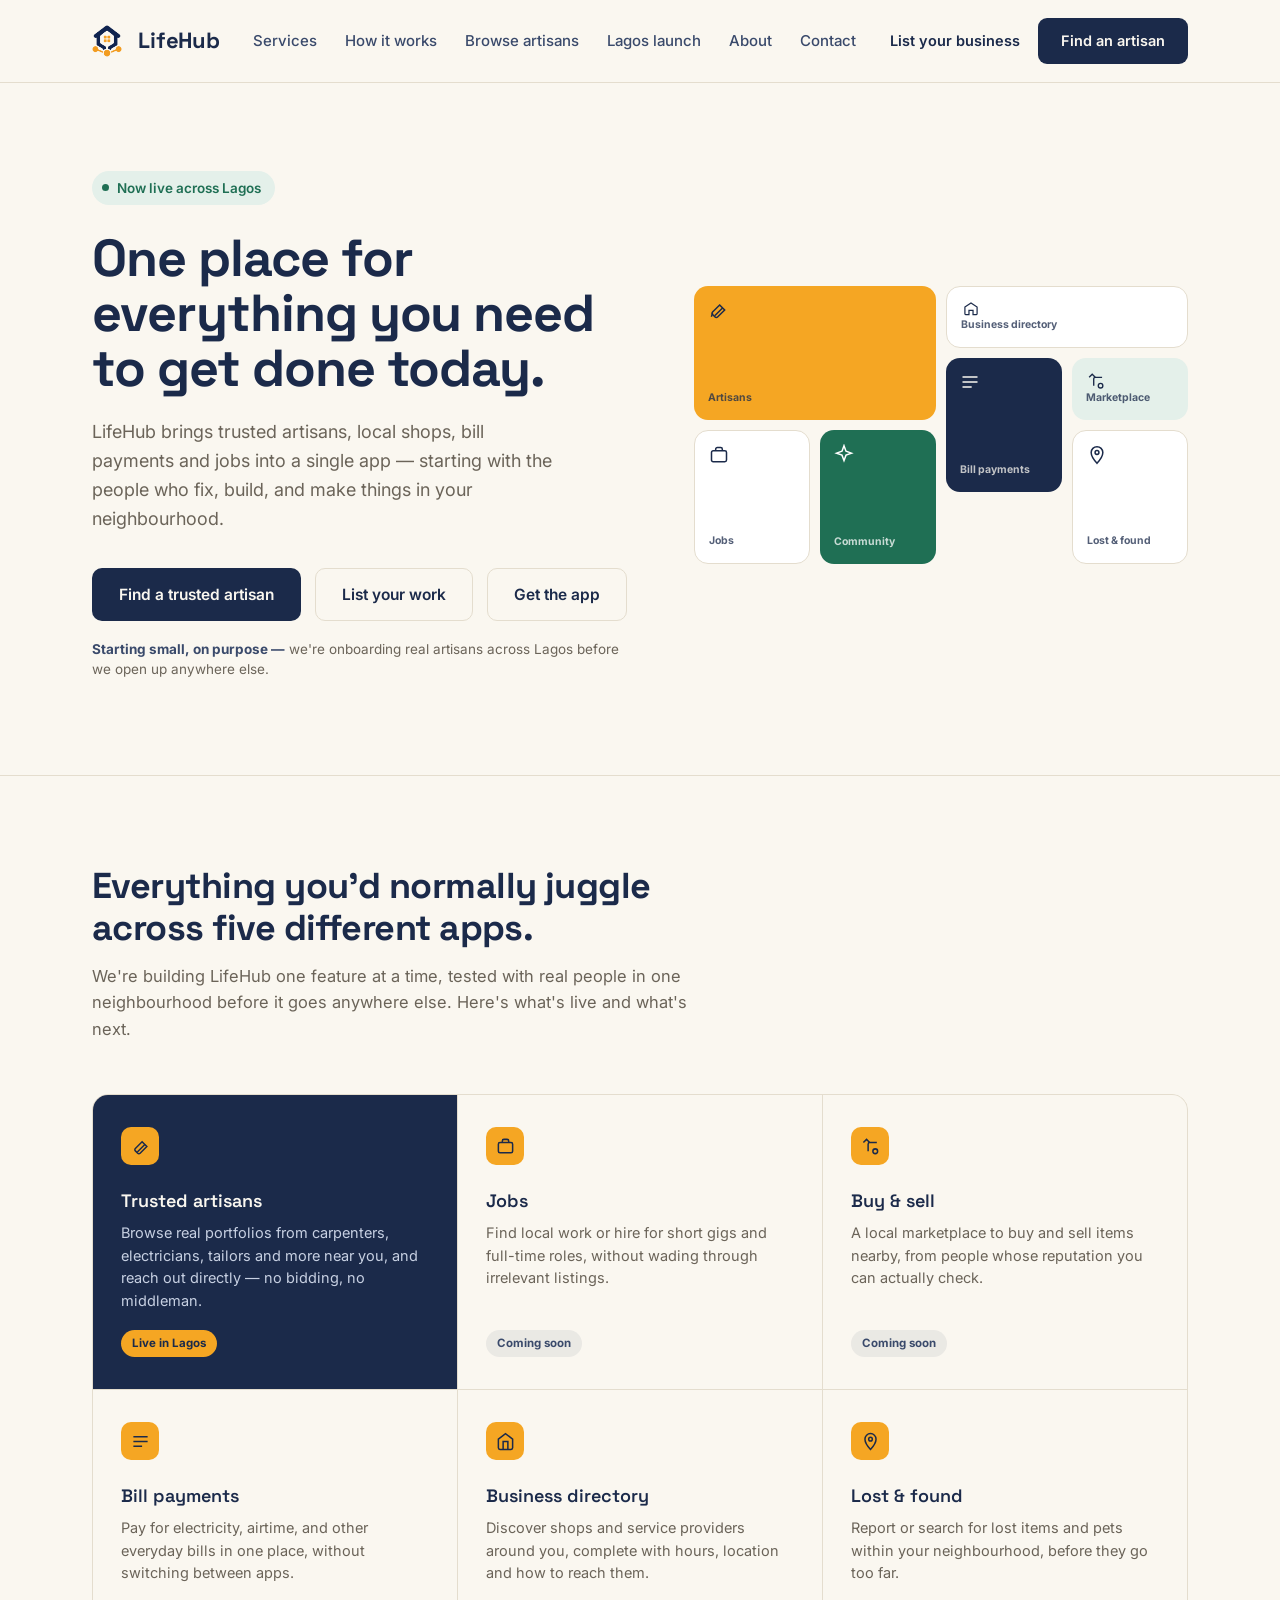
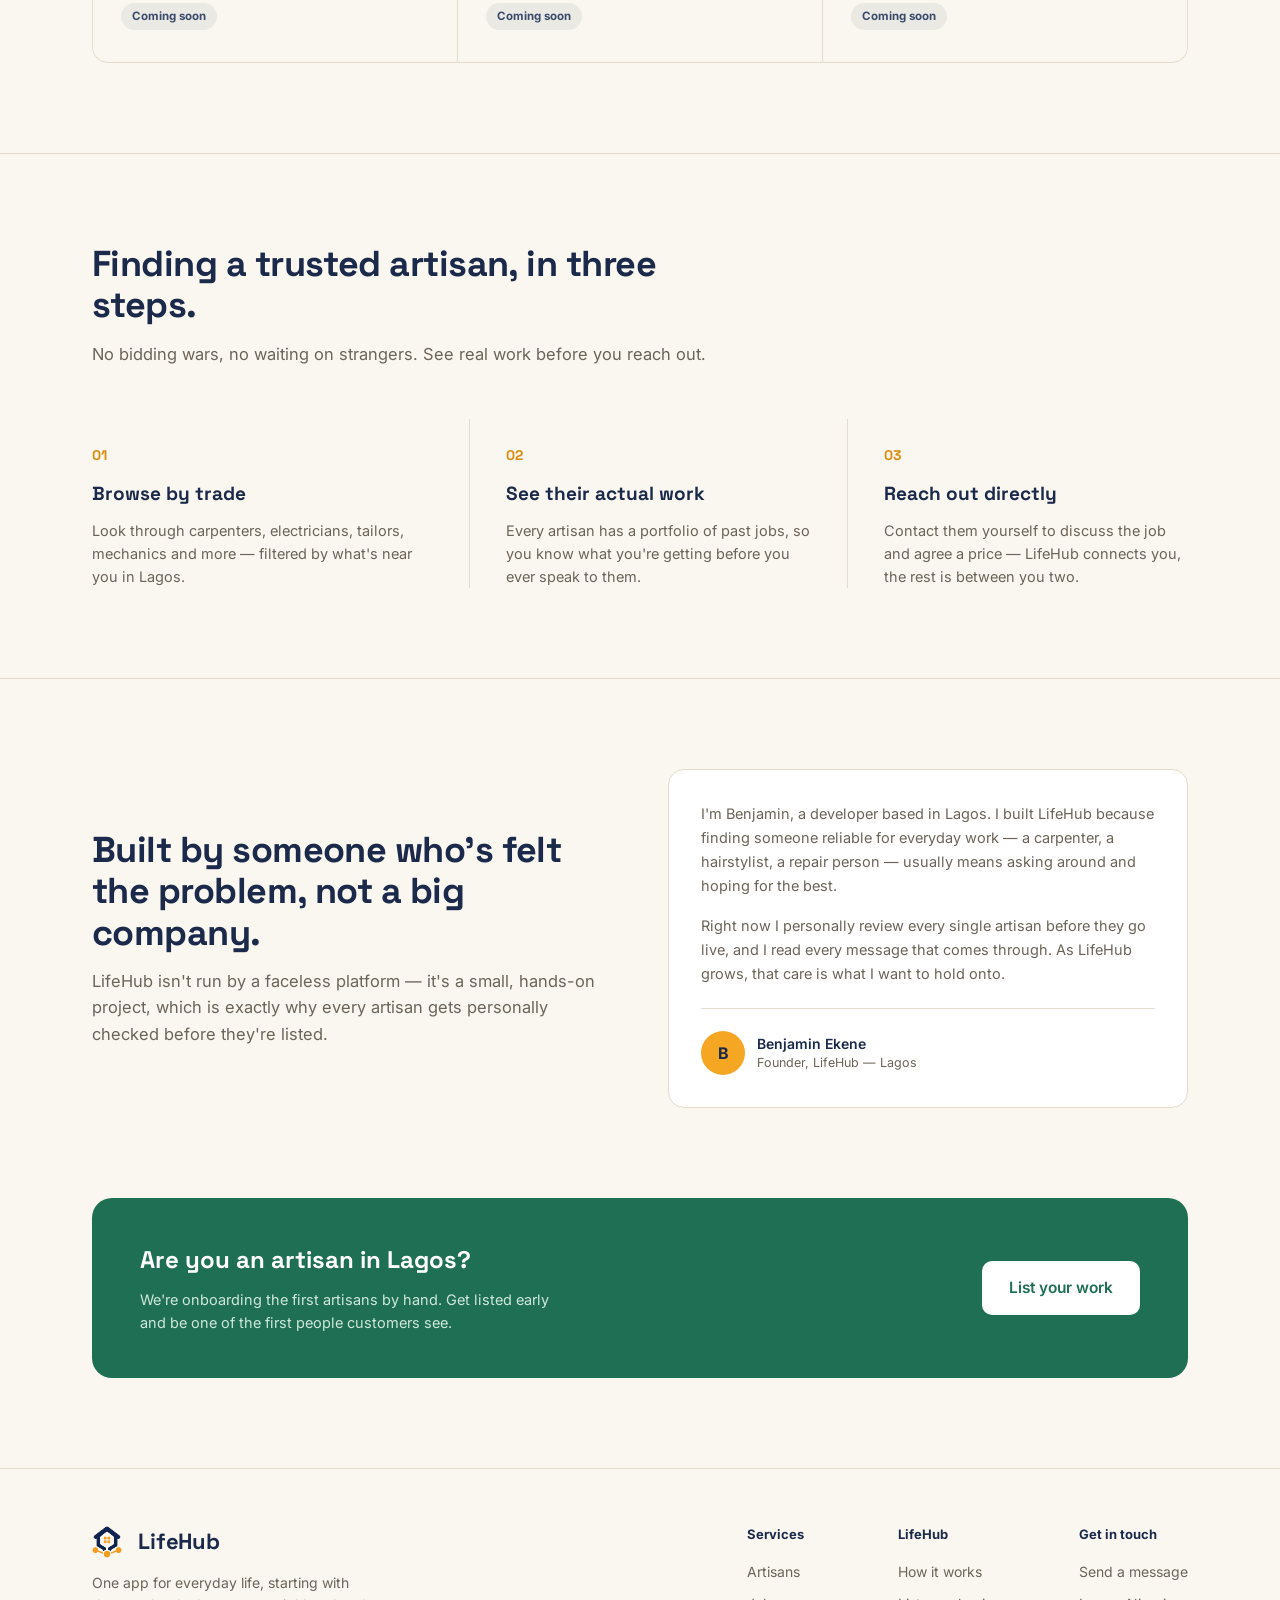
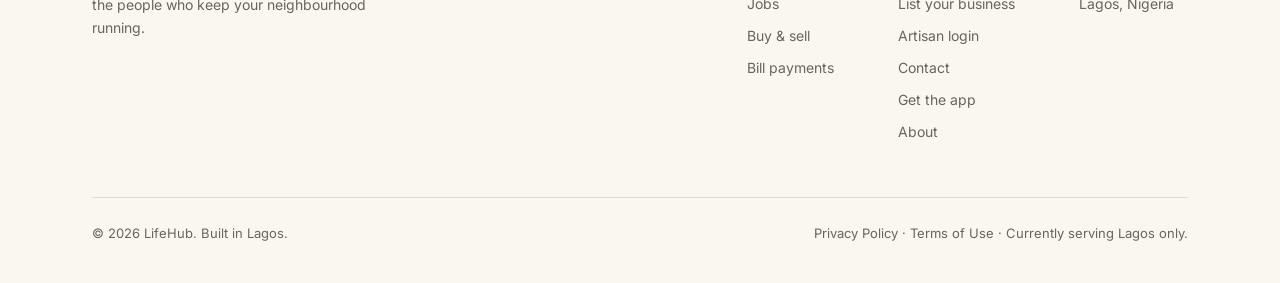
<file: index.html>
<!DOCTYPE html>
<html lang="en">

<head>
  <meta charset="UTF-8">
  <meta name="viewport" content="width=device-width, initial-scale=1.0">
  <meta name="google-site-verification" content="GkeN5lmJ3OGEXdvxO642sOuE-AaN4ZKP-U6zUowFuHk" />
  <title>LifeHub Lagos — Find Verified Artisans in Lagos</title>

  <meta name="description"
    content="LifeHub Lagos: one app for everyday life in Lagos. Find trusted, verified artisans — plumbers, electricians, tailors and more.">

  <!-- Open Graph / WhatsApp / Facebook -->
  <meta property="og:type" content="website">
  <meta property="og:title" content="LifeHub Lagos — One app for everyday life">
  <meta property="og:description"
    content="Find trusted artisans across Lagos — real portfolios, no bidding, no middleman.">
  <meta property="og:image" content="https://gleaming-crumble-67d3e2.netlify.app/og-image.png">
  <meta property="og:url" content="https://gleaming-crumble-67d3e2.netlify.app/">

  <!-- Twitter/X Card -->
  <meta name="twitter:card" content="summary_large_image">
  <meta name="twitter:title" content="LifeHub Lagos — One app for everyday life">
  <meta name="twitter:description"
    content="Find trusted artisans across Lagos — real portfolios, no bidding, no middleman.">
  <meta name="twitter:image" content="https://gleaming-crumble-67d3e2.netlify.app/og-image.png">

  <link rel="canonical" href="https://gleaming-crumble-67d3e2.netlify.app/">
  <script type="application/ld+json">
  {"@context":"https://schema.org","@type":"Organization","name":"LifeHub Lagos","alternateName":["LifeHub","LifeHub Nigeria"],
   "url":"https://gleaming-crumble-67d3e2.netlify.app/","logo":"https://gleaming-crumble-67d3e2.netlify.app/logo-full.png",
   "description":"LifeHub Lagos helps people in Lagos find trusted, verified artisans.","areaServed":{"@type":"City","name":"Lagos"}}
  </script>
  <script type="application/ld+json">
  {"@context":"https://schema.org","@type":"WebSite","name":"LifeHub Lagos","alternateName":"LifeHub","url":"https://gleaming-crumble-67d3e2.netlify.app/"}
  </script>

  <link rel="icon" href="favicon.ico" sizes="any">
  <link rel="icon" type="image/png" href="favicon-32.png">
  <link rel="stylesheet" href="styles.css">

  <link rel="manifest" href="manifest.json">
  <meta name="theme-color" content="#1B2A4A">
  <link rel="apple-touch-icon" href="icons/apple-touch-icon.png">

  <!-- Google Analytics -->
  <script async src="https://www.googletagmanager.com/gtag/js?id=G-Y5D6JKDTE5"></script>
  <script>
    window.dataLayer = window.dataLayer || [];
    function gtag() { dataLayer.push(arguments); }
    gtag('js', new Date());
    gtag('config', 'G-Y5D6JKDTE5');
  </script>
</head>

<body>
<script src="loader.js"></script>



  <header class="site-header">
    <div class="navbar">
      <a href="index.html" class="logo"><img src="logo-mark.png" alt="" class="logo-img">LifeHub</a>

      <nav class="nav-links" id="navLinks">
        <a href="#services">Services</a>
        <a href="#how">How it works</a>
        <a href="browse.html">Browse artisans</a>
        <a href="#launch">Lagos launch</a>
        <a href="#about">About</a>
        <a href="contact.html">Contact</a>
      </nav>

      <div class="nav-actions">
        <a href="signup.html" class="btn-text">List your business</a>
        <a href="browse.html" class="btn btn-primary">Find an artisan</a>
        <button class="menu-toggle" id="menuToggle" aria-label="Toggle menu">
          <span></span><span></span><span></span>
        </button>
      </div>
    </div>
  </header>

  <main id="top">

    <!-- HERO -->
    <section class="hero">
      <div class="wrap">
        <div>
          <div class="eyebrow-pin"><span class="dot"></span>Now live across Lagos</div>
          <h1>One place for everything you need to get done today.</h1>
          <p class="lede">LifeHub brings trusted artisans, local shops, bill payments and jobs into a single app —
            starting with the people who fix, build, and make things in your neighbourhood.</p>
          <div class="hero-ctas">
            <a href="browse.html" class="btn btn-primary btn-large">Find a trusted artisan</a>
            <a href="signup.html" class="btn btn-secondary btn-large">List your work</a>
            <a href="#" class="btn btn-secondary btn-large" data-install-app>Get the app</a>
          </div>
          <p class="hero-note"><strong>Starting small, on purpose —</strong> we're onboarding real artisans across Lagos
            before we open up anywhere else.</p>
        </div>

        <div class="mosaic" aria-hidden="true">
          <div class="tile tile-1">
            <svg viewBox="0 0 24 24" fill="none" stroke="currentColor" stroke-width="1.8">
              <path d="M14 6l6 6-8.5 8.5a2.1 2.1 0 01-3 0l-3-3a2.1 2.1 0 010-3L14 6z" />
              <path d="M17.5 9.5L8 19" />
              <path d="M4 20l1.5-4" />
            </svg>
            <span class="tile-tag">Artisans</span>
          </div>
          <div class="tile tile-2">
            <svg viewBox="0 0 24 24" fill="none" stroke="currentColor" stroke-width="1.8">
              <path d="M3 9l9-6 9 6v10a1 1 0 01-1 1h-5v-6H9v6H4a1 1 0 01-1-1V9z" />
            </svg>
            <span class="tile-tag">Business directory</span>
          </div>
          <div class="tile tile-3">
            <svg viewBox="0 0 24 24" fill="none" stroke="currentColor" stroke-width="1.8">
              <path d="M3 6h18" />
              <path d="M3 12h18" />
              <path d="M3 18h11" />
            </svg>
            <span class="tile-tag">Bill payments</span>
          </div>
          <div class="tile tile-4">
            <svg viewBox="0 0 24 24" fill="none" stroke="currentColor" stroke-width="1.8">
              <path d="M20 7h-9a2 2 0 00-2 2v9" />
              <path d="M3 7l4-4 4 4" />
              <circle cx="18" cy="18" r="3" />
            </svg>
            <span class="tile-tag">Marketplace</span>
          </div>
          <div class="tile tile-5">
            <svg viewBox="0 0 24 24" fill="none" stroke="currentColor" stroke-width="1.8">
              <rect x="3" y="7" width="18" height="13" rx="2" />
              <path d="M8 7V5a2 2 0 012-2h4a2 2 0 012 2v2" />
            </svg>
            <span class="tile-tag">Jobs</span>
          </div>
          <div class="tile tile-6">
            <svg viewBox="0 0 24 24" fill="none" stroke="currentColor" stroke-width="1.8">
              <path d="M12 2l2.4 6.6L21 11l-6.6 2.4L12 20l-2.4-6.6L3 11l6.6-2.4L12 2z" />
            </svg>
            <span class="tile-tag">Community</span>
          </div>
          <div class="tile tile-7">
            <svg viewBox="0 0 24 24" fill="none" stroke="currentColor" stroke-width="1.8">
              <path d="M12 2a7 7 0 00-7 7c0 5.25 7 13 7 13s7-7.75 7-13a7 7 0 00-7-7z" />
              <circle cx="12" cy="9" r="2.3" />
            </svg>
            <span class="tile-tag">Lost &amp; found</span>
          </div>
        </div>
      </div>
    </section>

    <!-- SERVICES -->
    <section class="services" id="services">
      <div class="wrap">
        <div class="section-head">
          <h2>Everything you'd normally juggle across five different apps.</h2>
          <p>We're building LifeHub one feature at a time, tested with real people in one neighbourhood before it goes
            anywhere else. Here's what's live and what's next.</p>
        </div>

        <div class="service-board">

          <div class="service-cell is-live" id="artisans">
            <div>
              <div class="service-icon">
                <svg viewBox="0 0 24 24" fill="none" stroke="#1B2A4A" stroke-width="1.9">
                  <path d="M14 6l6 6-8.5 8.5a2.1 2.1 0 01-3 0l-3-3a2.1 2.1 0 010-3L14 6z" />
                  <path d="M17.5 9.5L8 19" />
                </svg>
              </div>
              <h3>Trusted artisans</h3>
              <p>Browse real portfolios from carpenters, electricians, tailors and more near you, and reach out directly
                — no bidding, no middleman.</p>
            </div>
            <span class="status-pill status-live">Live in Lagos</span>
          </div>

          <div class="service-cell">
            <div>
              <div class="service-icon">
                <svg viewBox="0 0 24 24" fill="none" stroke="#1B2A4A" stroke-width="1.9">
                  <rect x="3" y="7" width="18" height="13" rx="2" />
                  <path d="M8 7V5a2 2 0 012-2h4a2 2 0 012 2v2" />
                </svg>
              </div>
              <h3>Jobs</h3>
              <p>Find local work or hire for short gigs and full-time roles, without wading through irrelevant listings.
              </p>
            </div>
            <span class="status-pill status-soon">Coming soon</span>
          </div>

          <div class="service-cell">
            <div>
              <div class="service-icon">
                <svg viewBox="0 0 24 24" fill="none" stroke="#1B2A4A" stroke-width="1.9">
                  <path d="M20 7h-9a2 2 0 00-2 2v9" />
                  <path d="M3 7l4-4 4 4" />
                  <circle cx="18" cy="18" r="3" />
                </svg>
              </div>
              <h3>Buy &amp; sell</h3>
              <p>A local marketplace to buy and sell items nearby, from people whose reputation you can actually check.
              </p>
            </div>
            <span class="status-pill status-soon">Coming soon</span>
          </div>

          <div class="service-cell">
            <div>
              <div class="service-icon">
                <svg viewBox="0 0 24 24" fill="none" stroke="#1B2A4A" stroke-width="1.9">
                  <path d="M3 6h18" />
                  <path d="M3 12h18" />
                  <path d="M3 18h11" />
                </svg>
              </div>
              <h3>Bill payments</h3>
              <p>Pay for electricity, airtime, and other everyday bills in one place, without switching between apps.
              </p>
            </div>
            <span class="status-pill status-soon">Coming soon</span>
          </div>

          <div class="service-cell">
            <div>
              <div class="service-icon">
                <svg viewBox="0 0 24 24" fill="none" stroke="#1B2A4A" stroke-width="1.9">
                  <path d="M9 22V12h6v10" />
                  <path d="M3 9l9-7 9 7v11a2 2 0 01-2 2H5a2 2 0 01-2-2V9z" />
                </svg>
              </div>
              <h3>Business directory</h3>
              <p>Discover shops and service providers around you, complete with hours, location and how to reach them.
              </p>
            </div>
            <span class="status-pill status-soon">Coming soon</span>
          </div>

          <div class="service-cell">
            <div>
              <div class="service-icon">
                <svg viewBox="0 0 24 24" fill="none" stroke="#1B2A4A" stroke-width="1.9">
                  <path d="M12 2a7 7 0 00-7 7c0 5.25 7 13 7 13s7-7.75 7-13a7 7 0 00-7-7z" />
                  <circle cx="12" cy="9" r="2.3" />
                </svg>
              </div>
              <h3>Lost &amp; found</h3>
              <p>Report or search for lost items and pets within your neighbourhood, before they go too far.</p>
            </div>
            <span class="status-pill status-soon">Coming soon</span>
          </div>

        </div>
      </div>
    </section>

    <!-- HOW IT WORKS -->
    <section class="how" id="how">
      <div class="wrap">
        <div class="section-head">
          <h2>Finding a trusted artisan, in three steps.</h2>
          <p>No bidding wars, no waiting on strangers. See real work before you reach out.</p>
        </div>

        <div class="how-grid">
          <div class="how-step" data-num="01">
            <h3>Browse by trade</h3>
            <p>Look through carpenters, electricians, tailors, mechanics and more — filtered by what's near you in
              Lagos.</p>
          </div>
          <div class="how-step" data-num="02">
            <h3>See their actual work</h3>
            <p>Every artisan has a portfolio of past jobs, so you know what you're getting before you ever speak to
              them.</p>
          </div>
          <div class="how-step" data-num="03">
            <h3>Reach out directly</h3>
            <p>Contact them yourself to discuss the job and agree a price — LifeHub connects you, the rest is between
              you two.</p>
          </div>
        </div>
      </div>
    </section>

    <!-- ABOUT -->
    <section class="about-section" id="about">
      <div class="wrap">
        <div class="about-layout">
          <div class="section-head">
            <h2>Built by someone who's felt the problem, not a big company.</h2>
            <p>LifeHub isn't run by a faceless platform — it's a small, hands-on project, which is exactly why every
              artisan gets personally checked before they're listed.</p>
          </div>
          <div class="about-card">
            <p>I'm Benjamin, a developer based in Lagos. I built LifeHub because finding someone reliable for everyday
              work — a carpenter, a hairstylist, a repair person — usually means asking around and hoping for the best.
            </p>
            <p>Right now I personally review every single artisan before they go live, and I read every message that
              comes through. As LifeHub grows, that care is what I want to hold onto.</p>
            <div class="about-signature">
              <div class="about-avatar">B</div>
              <div>
                <div class="about-signature-name">Benjamin Ekene</div>
                <div class="about-signature-role">Founder, LifeHub — Lagos</div>
              </div>
            </div>
          </div>
        </div>
      </div>
    </section>

    <!-- LAUNCH BANNER -->
    <section class="wrap" id="launch">
      <div class="launch">
        <div>
          <h3>Are you an artisan in Lagos?</h3>
          <p>We're onboarding the first artisans by hand. Get listed early and be one of the first people customers see.
          </p>
        </div>
        <a href="signup.html" class="btn btn-primary btn-large">List your work</a>
      </div>
    </section>

  </main>

  <footer>
    <div class="wrap">
      <div class="footer-top">
        <div class="footer-brand">
          <a href="index.html" class="logo"><img src="logo-mark.png" alt="" class="logo-img">LifeHub</a>
          <p>One app for everyday life, starting with the people who keep your neighbourhood running.</p>
        </div>

        <div class="footer-cols">
          <div class="footer-col">
            <h4>Services</h4>
            <a href="browse.html">Artisans</a>
            <a href="#services">Jobs</a>
            <a href="#services">Buy &amp; sell</a>
            <a href="#services">Bill payments</a>
          </div>
          <div class="footer-col">
            <h4>LifeHub</h4>
            <a href="#how">How it works</a>
            <a href="signup.html">List your business</a>
            <a href="dashboard.html">Artisan login</a>
            <a href="contact.html">Contact</a>
            <a href="#" data-install-app>Get the app</a>
            <a href="#top">About</a>
          </div>
          <div class="footer-col">
            <h4>Get in touch</h4>
            <a href="contact.html">Send a message</a>
            <a href="#">Lagos, Nigeria</a>
          </div>
        </div>
      </div>

      <div class="footer-bottom">
        <span>© 2026 LifeHub. Built in Lagos.</span>
        <span><a href="privacy.html">Privacy Policy</a> · <a href="terms.html">Terms of Use</a> · Currently serving Lagos only.</span>
      </div>
    </div>
  </footer>

  <script src="script.js"></script>

  <script src="pwa.js" defer></script>

</body>

</html>
</file>
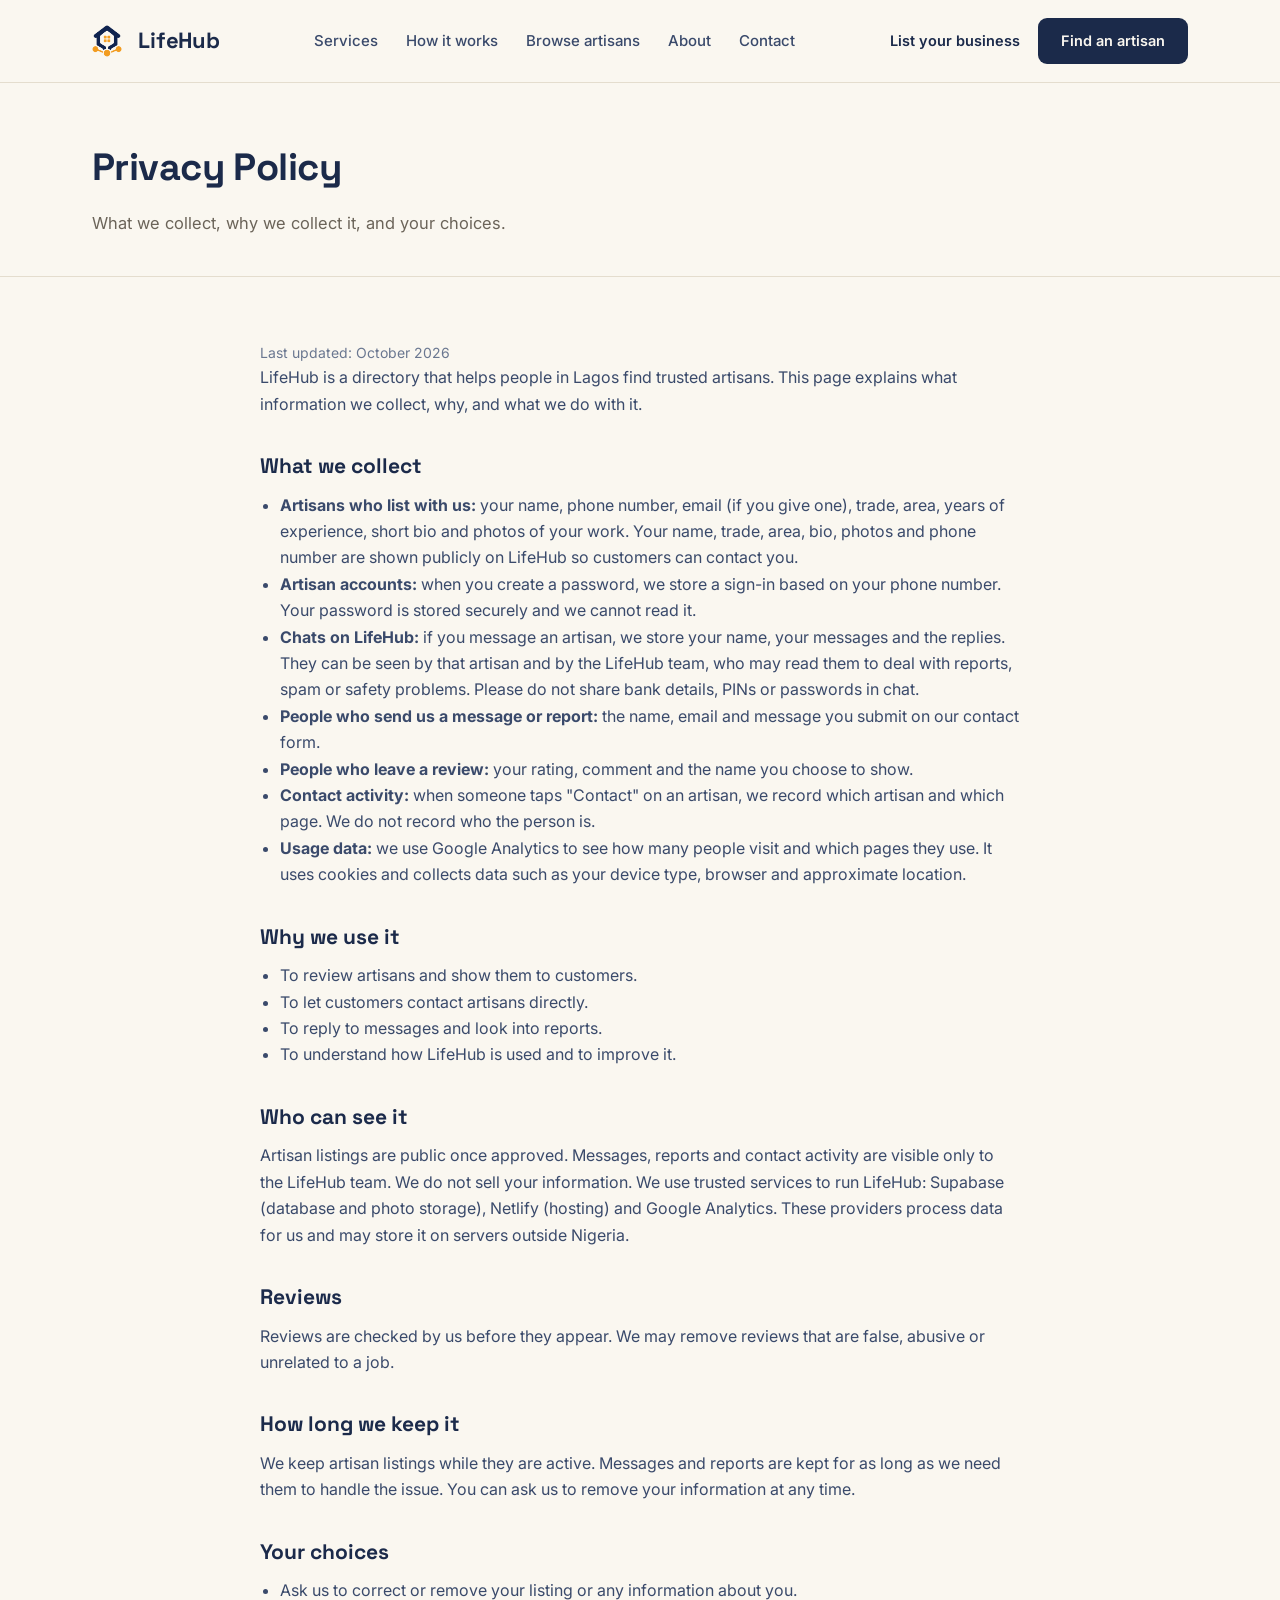
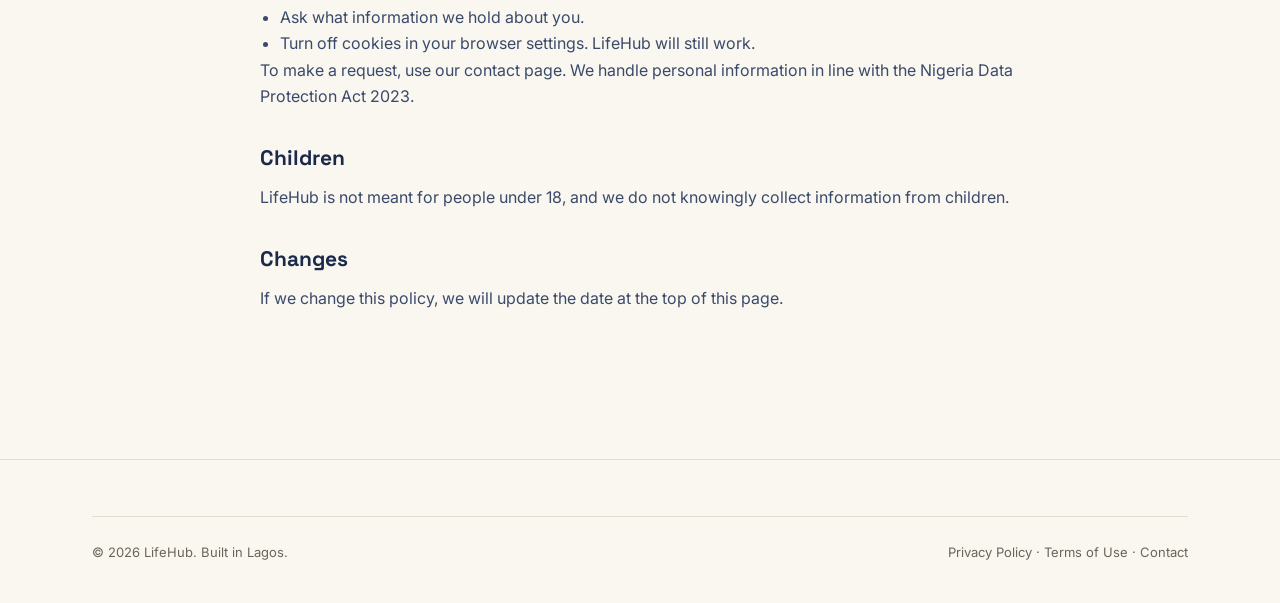
<file: privacy.html>
<!DOCTYPE html>
<html lang="en">
<head>
<meta charset="UTF-8">
<meta name="viewport" content="width=device-width, initial-scale=1.0">
<title>Privacy Policy — LifeHub</title>
<meta name="description" content="How LifeHub collects and uses your information.">
<meta property="og:title" content="Privacy Policy — LifeHub">
<meta property="og:image" content="https://gleaming-crumble-67d3e2.netlify.app/og-image.png">
<link rel="icon" href="favicon.ico" sizes="any">
<link rel="icon" type="image/png" href="favicon-32.png">
<link rel="stylesheet" href="styles.css">
<link rel="manifest" href="manifest.json">
<meta name="theme-color" content="#1B2A4A">
<link rel="apple-touch-icon" href="icons/apple-touch-icon.png">
<style>
  .legal{max-width:760px;margin:0 auto;padding:8px 0 48px;line-height:1.65}
  .legal h2{font-size:21px;margin:32px 0 8px}
  .legal p,.legal li{color:#3A4A6B}
  .legal ul{padding-left:20px}
  .legal .updated{color:#6a7790;font-size:14px}
</style>
</head>
<body>

<header class="site-header">
  <div class="navbar">
    <a href="index.html" class="logo"><img src="logo-mark.png" alt="" class="logo-img">LifeHub</a>
    <nav class="nav-links" id="navLinks">
      <a href="index.html#services">Services</a>
      <a href="index.html#how">How it works</a>
      <a href="browse.html">Browse artisans</a>
      <a href="index.html#about">About</a>
      <a href="contact.html">Contact</a>
    </nav>
    <div class="nav-actions">
      <a href="signup.html" class="btn-text">List your business</a>
      <a href="browse.html" class="btn btn-primary">Find an artisan</a>
      <button class="menu-toggle" id="menuToggle" aria-label="Toggle menu"><span></span><span></span><span></span></button>
    </div>
  </div>
</header>

<main>
  <section class="page-hero">
    <div class="wrap">
      <h1>Privacy Policy</h1>
      <p class="lede">What we collect, why we collect it, and your choices.</p>
    </div>
  </section>
  <section class="form-section">
    <div class="wrap">
      <div class="legal">
<p class="updated">Last updated: October 2026</p>
<p>LifeHub is a directory that helps people in Lagos find trusted artisans. This page explains what information we collect, why, and what we do with it.</p>

<h2>What we collect</h2>
<ul>
  <li><strong>Artisans who list with us:</strong> your name, phone number, email (if you give one), trade, area, years of experience, short bio and photos of your work. Your name, trade, area, bio, photos and phone number are shown publicly on LifeHub so customers can contact you.</li>
  <li><strong>Artisan accounts:</strong> when you create a password, we store a sign-in based on your phone number. Your password is stored securely and we cannot read it.</li>
  <li><strong>Chats on LifeHub:</strong> if you message an artisan, we store your name, your messages and the replies. They can be seen by that artisan and by the LifeHub team, who may read them to deal with reports, spam or safety problems. Please do not share bank details, PINs or passwords in chat.</li>
  <li><strong>People who send us a message or report:</strong> the name, email and message you submit on our contact form.</li>
  <li><strong>People who leave a review:</strong> your rating, comment and the name you choose to show.</li>
  <li><strong>Contact activity:</strong> when someone taps "Contact" on an artisan, we record which artisan and which page. We do not record who the person is.</li>
  <li><strong>Usage data:</strong> we use Google Analytics to see how many people visit and which pages they use. It uses cookies and collects data such as your device type, browser and approximate location.</li>
</ul>

<h2>Why we use it</h2>
<ul>
  <li>To review artisans and show them to customers.</li>
  <li>To let customers contact artisans directly.</li>
  <li>To reply to messages and look into reports.</li>
  <li>To understand how LifeHub is used and to improve it.</li>
</ul>

<h2>Who can see it</h2>
<p>Artisan listings are public once approved. Messages, reports and contact activity are visible only to the LifeHub team. We do not sell your information. We use trusted services to run LifeHub: Supabase (database and photo storage), Netlify (hosting) and Google Analytics. These providers process data for us and may store it on servers outside Nigeria.</p>

<h2>Reviews</h2>
<p>Reviews are checked by us before they appear. We may remove reviews that are false, abusive or unrelated to a job.</p>

<h2>How long we keep it</h2>
<p>We keep artisan listings while they are active. Messages and reports are kept for as long as we need them to handle the issue. You can ask us to remove your information at any time.</p>

<h2>Your choices</h2>
<ul>
  <li>Ask us to correct or remove your listing or any information about you.</li>
  <li>Ask what information we hold about you.</li>
  <li>Turn off cookies in your browser settings. LifeHub will still work.</li>
</ul>
<p>To make a request, use our <a href="contact.html">contact page</a>. We handle personal information in line with the Nigeria Data Protection Act 2023.</p>

<h2>Children</h2>
<p>LifeHub is not meant for people under 18, and we do not knowingly collect information from children.</p>

<h2>Changes</h2>
<p>If we change this policy, we will update the date at the top of this page.</p>

      </div>
    </div>
  </section>
</main>

<footer>
  <div class="wrap">
    <div class="footer-bottom">
      <span>© 2026 LifeHub. Built in Lagos.</span>
      <span><a href="privacy.html">Privacy Policy</a> · <a href="terms.html">Terms of Use</a> · <a href="contact.html">Contact</a></span>
    </div>
  </div>
</footer>

<script src="script.js"></script>
<script src="pwa.js" defer></script>
</body>
</html>
</file>
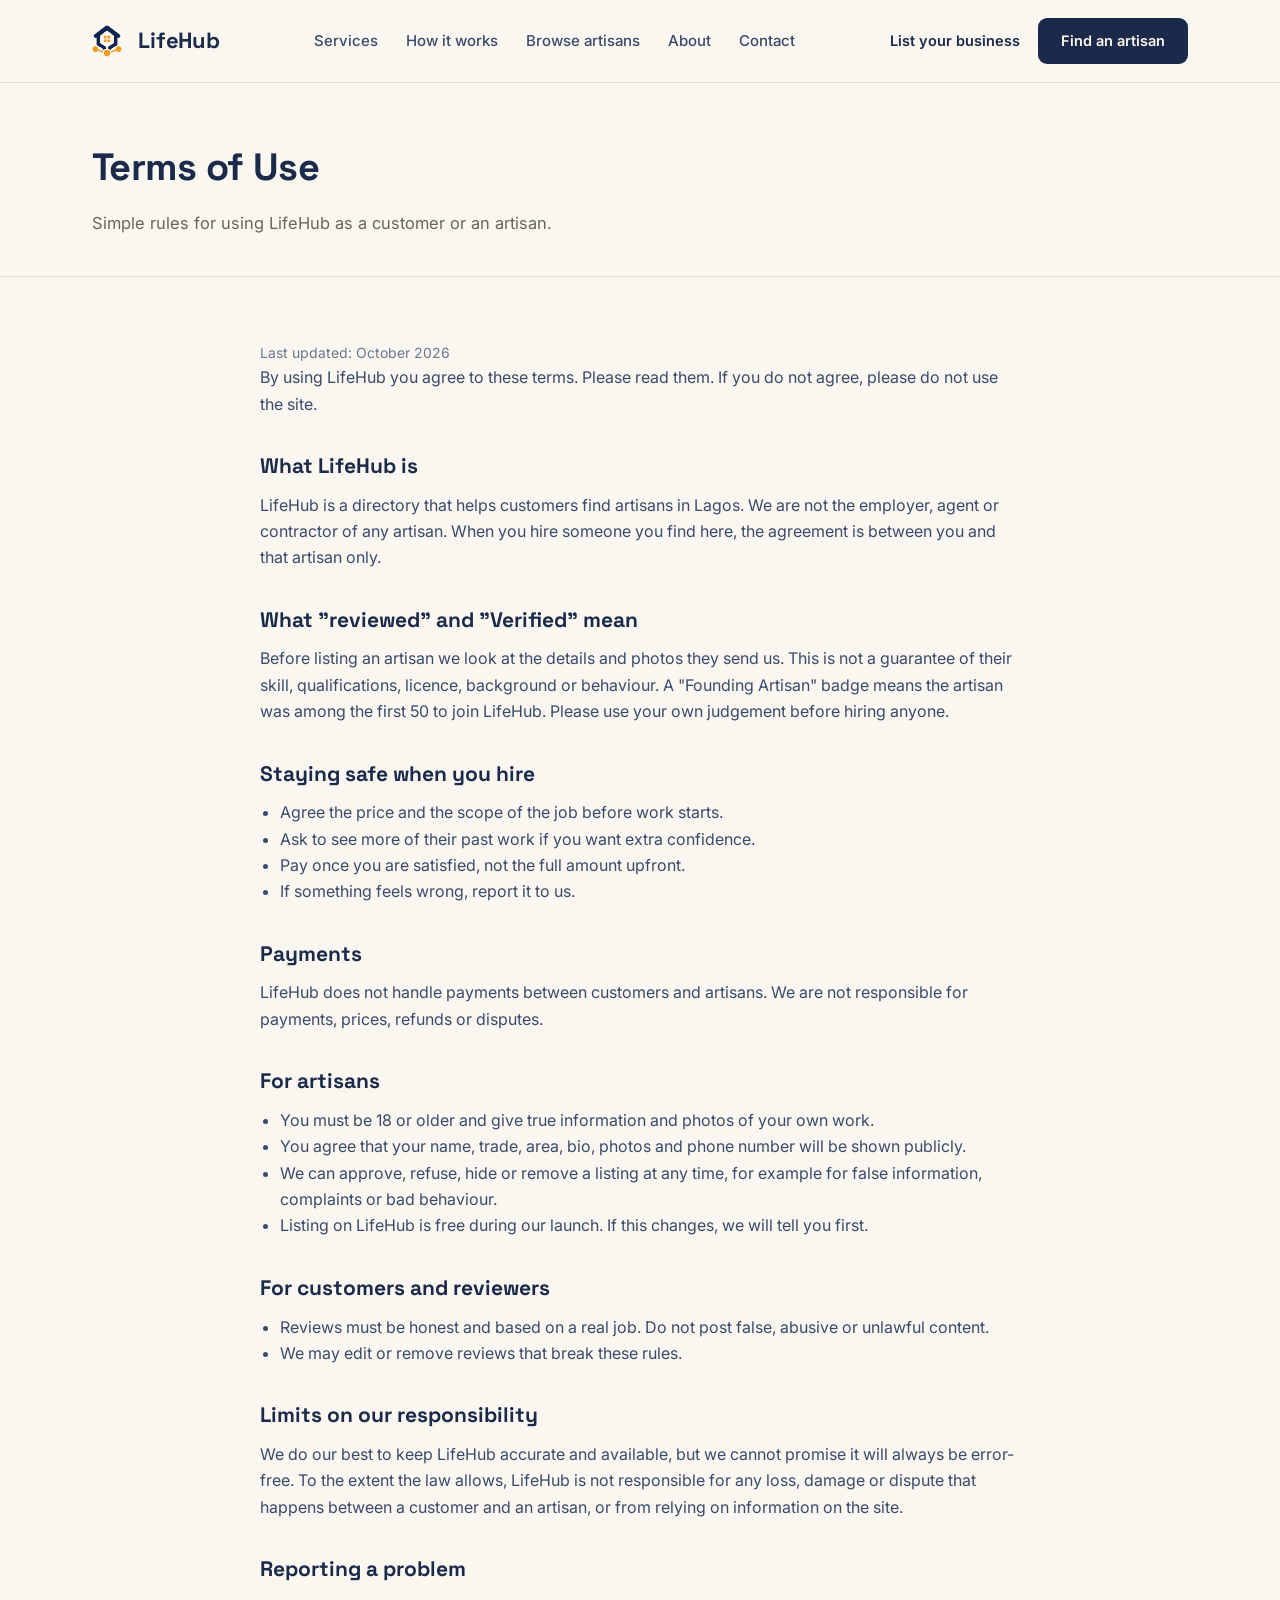
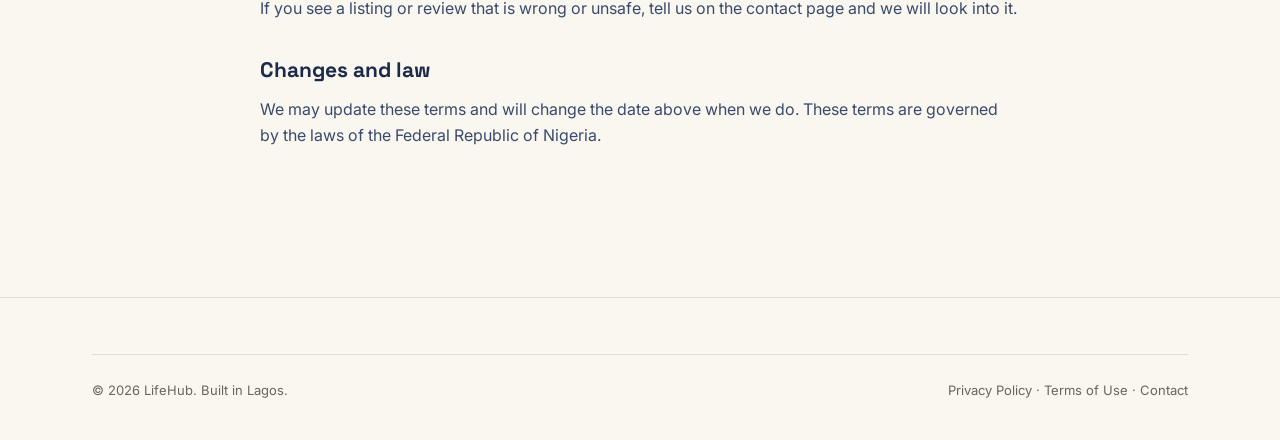
<file: terms.html>
<!DOCTYPE html>
<html lang="en">
<head>
<meta charset="UTF-8">
<meta name="viewport" content="width=device-width, initial-scale=1.0">
<title>Terms of Use — LifeHub</title>
<meta name="description" content="The rules for using LifeHub.">
<meta property="og:title" content="Terms of Use — LifeHub">
<meta property="og:image" content="https://gleaming-crumble-67d3e2.netlify.app/og-image.png">
<link rel="icon" href="favicon.ico" sizes="any">
<link rel="icon" type="image/png" href="favicon-32.png">
<link rel="stylesheet" href="styles.css">
<link rel="manifest" href="manifest.json">
<meta name="theme-color" content="#1B2A4A">
<link rel="apple-touch-icon" href="icons/apple-touch-icon.png">
<style>
  .legal{max-width:760px;margin:0 auto;padding:8px 0 48px;line-height:1.65}
  .legal h2{font-size:21px;margin:32px 0 8px}
  .legal p,.legal li{color:#3A4A6B}
  .legal ul{padding-left:20px}
  .legal .updated{color:#6a7790;font-size:14px}
</style>
</head>
<body>

<header class="site-header">
  <div class="navbar">
    <a href="index.html" class="logo"><img src="logo-mark.png" alt="" class="logo-img">LifeHub</a>
    <nav class="nav-links" id="navLinks">
      <a href="index.html#services">Services</a>
      <a href="index.html#how">How it works</a>
      <a href="browse.html">Browse artisans</a>
      <a href="index.html#about">About</a>
      <a href="contact.html">Contact</a>
    </nav>
    <div class="nav-actions">
      <a href="signup.html" class="btn-text">List your business</a>
      <a href="browse.html" class="btn btn-primary">Find an artisan</a>
      <button class="menu-toggle" id="menuToggle" aria-label="Toggle menu"><span></span><span></span><span></span></button>
    </div>
  </div>
</header>

<main>
  <section class="page-hero">
    <div class="wrap">
      <h1>Terms of Use</h1>
      <p class="lede">Simple rules for using LifeHub as a customer or an artisan.</p>
    </div>
  </section>
  <section class="form-section">
    <div class="wrap">
      <div class="legal">
<p class="updated">Last updated: October 2026</p>
<p>By using LifeHub you agree to these terms. Please read them. If you do not agree, please do not use the site.</p>

<h2>What LifeHub is</h2>
<p>LifeHub is a directory that helps customers find artisans in Lagos. We are not the employer, agent or contractor of any artisan. When you hire someone you find here, the agreement is between you and that artisan only.</p>

<h2>What "reviewed" and "Verified" mean</h2>
<p>Before listing an artisan we look at the details and photos they send us. This is not a guarantee of their skill, qualifications, licence, background or behaviour. A "Founding Artisan" badge means the artisan was among the first 50 to join LifeHub. Please use your own judgement before hiring anyone.</p>

<h2>Staying safe when you hire</h2>
<ul>
  <li>Agree the price and the scope of the job before work starts.</li>
  <li>Ask to see more of their past work if you want extra confidence.</li>
  <li>Pay once you are satisfied, not the full amount upfront.</li>
  <li>If something feels wrong, <a href="contact.html">report it to us</a>.</li>
</ul>

<h2>Payments</h2>
<p>LifeHub does not handle payments between customers and artisans. We are not responsible for payments, prices, refunds or disputes.</p>

<h2>For artisans</h2>
<ul>
  <li>You must be 18 or older and give true information and photos of your own work.</li>
  <li>You agree that your name, trade, area, bio, photos and phone number will be shown publicly.</li>
  <li>We can approve, refuse, hide or remove a listing at any time, for example for false information, complaints or bad behaviour.</li>
  <li>Listing on LifeHub is free during our launch. If this changes, we will tell you first.</li>
</ul>

<h2>For customers and reviewers</h2>
<ul>
  <li>Reviews must be honest and based on a real job. Do not post false, abusive or unlawful content.</li>
  <li>We may edit or remove reviews that break these rules.</li>
</ul>

<h2>Limits on our responsibility</h2>
<p>We do our best to keep LifeHub accurate and available, but we cannot promise it will always be error-free. To the extent the law allows, LifeHub is not responsible for any loss, damage or dispute that happens between a customer and an artisan, or from relying on information on the site.</p>

<h2>Reporting a problem</h2>
<p>If you see a listing or review that is wrong or unsafe, tell us on the <a href="contact.html">contact page</a> and we will look into it.</p>

<h2>Changes and law</h2>
<p>We may update these terms and will change the date above when we do. These terms are governed by the laws of the Federal Republic of Nigeria.</p>

      </div>
    </div>
  </section>
</main>

<footer>
  <div class="wrap">
    <div class="footer-bottom">
      <span>© 2026 LifeHub. Built in Lagos.</span>
      <span><a href="privacy.html">Privacy Policy</a> · <a href="terms.html">Terms of Use</a> · <a href="contact.html">Contact</a></span>
    </div>
  </div>
</footer>

<script src="script.js"></script>
<script src="pwa.js" defer></script>
</body>
</html>
</file>
<file: styles.css>
@import url('https://fonts.googleapis.com/css2?family=Space+Grotesk:wght@400;500;600;700&family=Inter:wght@400;500;600;700&display=swap');

  :root{
    --paper: #FAF7F0;
    --ink: #1B2A4A;
    --ink-soft: #3A4A6B;
    --marigold: #F5A623;
    --marigold-deep: #D98C0F;
    --leaf: #1F6F54;
    --leaf-soft: #E4F0EA;
    --text: #201D18;
    --text-mute: #6B6459;
    --line: #E4DDCE;
    --white: #FFFFFF;
  }

  *{box-sizing:border-box; margin:0; padding:0;}

  html{scroll-behavior:smooth;}

  body{
    background:var(--paper);
    color:var(--text);
    font-family:'Inter', sans-serif;
    line-height:1.5;
    -webkit-font-smoothing:antialiased;
  }

  h1,h2,h3, .logo{
    font-family:'Space Grotesk', sans-serif;
    color:var(--ink);
  }

  a{color:inherit; text-decoration:none;}

  img,svg{display:block; max-width:100%;}

  .wrap{
    max-width:1160px;
    margin:0 auto;
    padding:0 32px;
  }

  /* ---------- NAVBAR ---------- */

  header.site-header{
    position:sticky;
    top:0;
    z-index:50;
    background:rgba(250,247,240,0.92);
    backdrop-filter:blur(8px);
    border-bottom:1px solid var(--line);
  }

  .navbar{
    display:flex;
    align-items:center;
    justify-content:space-between;
    padding:18px 32px;
    max-width:1160px;
    margin:0 auto;
  }

  .logo{
    font-size:22px;
    font-weight:700;
    letter-spacing:-0.01em;
    display:flex;
    align-items:center;
    gap:8px;
  }

  .logo-mark{
    width:28px;
    height:28px;
    background:var(--marigold);
    border-radius:8px 8px 8px 2px;
    display:inline-block;
    position:relative;
  }
  .logo-mark::after{
    content:"";
    position:absolute;
    width:9px;
    height:9px;
    background:var(--ink);
    border-radius:2px;
    top:9px;
    left:9px;
  }

  nav.nav-links{
    display:flex;
    align-items:center;
    gap:36px;
  }

  nav.nav-links a{
    font-size:15px;
    font-weight:500;
    color:var(--ink-soft);
    transition:color .15s ease;
  }

  nav.nav-links a:hover{ color:var(--ink); }

  .nav-actions{
    display:flex;
    align-items:center;
    gap:18px;
  }

  .btn{
    display:inline-flex;
    align-items:center;
    justify-content:center;
    padding:11px 22px;
    border-radius:9px;
    font-weight:600;
    font-size:14.5px;
    cursor:pointer;
    border:1px solid transparent;
    transition:transform .12s ease, box-shadow .12s ease, background .15s ease;
  }

  .btn-primary{
    background:var(--ink);
    color:var(--paper);
  }
  .btn-primary:hover{ background:#233761; }

  .btn-text{
    color:var(--ink);
    font-weight:600;
    font-size:14.5px;
  }

  .menu-toggle{
    display:none;
    flex-direction:column;
    gap:5px;
    background:none;
    border:none;
    cursor:pointer;
    padding:6px;
  }
  .menu-toggle span{
    width:22px;
    height:2px;
    background:var(--ink);
    display:block;
  }

  /* ---------- HERO ---------- */

  .hero{
    padding:88px 0 96px;
  }

  .hero .wrap{
    display:grid;
    grid-template-columns:1.05fr 0.95fr;
    gap:56px;
    align-items:center;
  }

  .eyebrow-pin{
    display:inline-flex;
    align-items:center;
    gap:8px;
    background:var(--leaf-soft);
    color:var(--leaf);
    font-weight:600;
    font-size:13.5px;
    padding:7px 14px 7px 10px;
    border-radius:100px;
    margin-bottom:26px;
  }
  .eyebrow-pin .dot{
    width:7px; height:7px; border-radius:50%;
    background:var(--leaf);
  }

  .hero h1{
    font-size:52px;
    line-height:1.06;
    font-weight:700;
    letter-spacing:-0.02em;
    max-width:560px;
  }

  .hero p.lede{
    margin-top:22px;
    font-size:18px;
    color:var(--text-mute);
    max-width:460px;
    line-height:1.6;
  }

  .hero-ctas{
    margin-top:34px;
    display:flex;
    gap:14px;
    align-items:center;
    flex-wrap:wrap;
  }

  .btn-large{
    padding:14px 26px;
    font-size:15.5px;
    border-radius:10px;
  }

  .btn-secondary{
    background:transparent;
    color:var(--ink);
    border:1.5px solid var(--line);
  }
  .btn-secondary:hover{ border-color:var(--ink); }

  .hero-note{
    margin-top:18px;
    font-size:13.5px;
    color:var(--text-mute);
  }
  .hero-note strong{ color:var(--ink-soft); }

  /* ---------- HERO MOSAIC ---------- */

  .mosaic{
    display:grid;
    grid-template-columns:repeat(4, 1fr);
    grid-template-rows:repeat(4, 62px);
    gap:10px;
  }

  .tile{
    border-radius:14px;
    padding:14px;
    display:flex;
    flex-direction:column;
    justify-content:space-between;
    font-size:12.5px;
    font-weight:600;
    color:var(--ink);
  }

  .tile svg{ width:20px; height:20px; }

  .tile-1{ grid-column:1/3; grid-row:1/3; background:var(--marigold); color:var(--ink); }
  .tile-2{ grid-column:3/5; grid-row:1/2; background:var(--white); border:1px solid var(--line); }
  .tile-3{ grid-column:3/4; grid-row:2/4; background:var(--ink); color:var(--paper); }
  .tile-4{ grid-column:4/5; grid-row:2/3; background:var(--leaf-soft); }
  .tile-5{ grid-column:1/2; grid-row:3/5; background:var(--white); border:1px solid var(--line); }
  .tile-6{ grid-column:2/3; grid-row:3/5; background:var(--leaf); color:var(--white); }
  .tile-7{ grid-column:4/5; grid-row:3/5; background:var(--white); border:1px solid var(--line); }

  .tile-tag{
    font-size:10.5px;
    font-weight:700;
    text-transform:none;
    opacity:.75;
  }

  /* ---------- SERVICES ---------- */

  .services{
    padding:90px 0;
    border-top:1px solid var(--line);
  }

  .section-head{
    max-width:620px;
    margin-bottom:52px;
  }

  .section-head h2{
    font-size:36px;
    font-weight:700;
    letter-spacing:-0.015em;
    line-height:1.15;
  }

  .section-head p{
    margin-top:14px;
    font-size:16.5px;
    color:var(--text-mute);
    line-height:1.6;
  }

  .service-board{
    display:grid;
    grid-template-columns:repeat(3, 1fr);
    gap:1px;
    background:var(--line);
    border:1px solid var(--line);
    border-radius:16px;
    overflow:hidden;
  }

  .service-cell{
    background:var(--paper);
    padding:32px 28px;
    position:relative;
    min-height:190px;
    display:flex;
    flex-direction:column;
    justify-content:space-between;
  }

  .service-cell.is-live{
    background:var(--ink);
    color:var(--paper);
  }

  .service-cell.is-live h3{ color:var(--paper); }
  .service-cell.is-live p{ color:#C7D0E2; }

  .service-icon{
    width:38px;
    height:38px;
    border-radius:10px;
    background:var(--marigold);
    display:flex;
    align-items:center;
    justify-content:center;
    margin-bottom:22px;
  }

  .service-cell.is-live .service-icon{ background:var(--marigold); }

  .service-icon svg{ width:19px; height:19px; }

  .service-cell h3{
    font-size:18px;
    font-weight:600;
    margin-bottom:8px;
  }

  .service-cell p{
    font-size:14.5px;
    color:var(--text-mute);
    line-height:1.55;
  }

  .status-pill{
    align-self:flex-start;
    margin-top:18px;
    font-size:11.5px;
    font-weight:700;
    padding:5px 11px;
    border-radius:100px;
  }

  .status-live{
    background:var(--marigold);
    color:var(--ink);
  }

  .status-soon{
    background:rgba(27,42,74,0.07);
    color:var(--ink-soft);
  }

  .service-cell.is-live .status-soon{
    background:rgba(255,255,255,0.12);
    color:#C7D0E2;
  }

  /* ---------- HOW IT WORKS ---------- */

  .how{
    padding:90px 0;
    border-top:1px solid var(--line);
  }

  .how-grid{
    display:grid;
    grid-template-columns:repeat(3, 1fr);
    gap:36px;
    margin-top:52px;
  }

  .how-step{
    position:relative;
    padding-top:26px;
  }

  .how-step::before{
    content:attr(data-num);
    font-family:'Space Grotesk', sans-serif;
    font-size:14px;
    font-weight:700;
    color:var(--marigold-deep);
    display:block;
    margin-bottom:14px;
  }

  .how-step h3{
    font-size:19px;
    margin-bottom:10px;
  }

  .how-step p{
    font-size:14.5px;
    color:var(--text-mute);
    line-height:1.6;
  }

  .how-step + .how-step{
    border-left:1px solid var(--line);
    padding-left:36px;
  }

  /* ---------- LAUNCH BANNER ---------- */

  .launch{
    background:var(--leaf);
    color:var(--white);
    border-radius:20px;
    padding:44px 48px;
    margin:0 32px 90px;
    max-width:1096px;
    margin-left:auto;
    margin-right:auto;
    display:flex;
    align-items:center;
    justify-content:space-between;
    gap:32px;
    flex-wrap:wrap;
  }

  .launch h3{
    color:var(--white);
    font-size:24px;
    max-width:420px;
  }

  .launch p{
    margin-top:10px;
    color:#CFE7DD;
    font-size:14.5px;
    max-width:420px;
    line-height:1.6;
  }

  .launch .btn-primary{
    background:var(--white);
    color:var(--leaf);
    white-space:nowrap;
  }
  .launch .btn-primary:hover{ background:#F1FBF6; }

  /* ---------- FOOTER ---------- */

  footer{
    border-top:1px solid var(--line);
    padding:56px 0 40px;
  }

  .footer-top{
    display:flex;
    justify-content:space-between;
    gap:40px;
    flex-wrap:wrap;
    margin-bottom:44px;
  }

  .footer-brand p{
    margin-top:14px;
    font-size:14px;
    color:var(--text-mute);
    max-width:280px;
    line-height:1.6;
  }

  .footer-cols{
    display:flex;
    gap:64px;
    flex-wrap:wrap;
  }

  .footer-col h4{
    font-size:13px;
    font-weight:700;
    color:var(--ink);
    margin-bottom:16px;
  }

  .footer-col a{
    display:block;
    font-size:14px;
    color:var(--text-mute);
    margin-bottom:11px;
  }
  .footer-col a:hover{ color:var(--ink); }

  .footer-bottom{
    padding-top:26px;
    border-top:1px solid var(--line);
    display:flex;
    justify-content:space-between;
    font-size:13px;
    color:var(--text-mute);
    flex-wrap:wrap;
    gap:12px;
  }

  /* ---------- RESPONSIVE ---------- */

  @media (max-width:860px){
    .hero .wrap{ grid-template-columns:1fr; }
    .mosaic{ grid-template-rows:repeat(4, 54px); order:-1; }
    .hero h1{ font-size:38px; }
    .service-board{ grid-template-columns:1fr; }
    .how-grid{ grid-template-columns:1fr; }
    .how-step + .how-step{ border-left:none; padding-left:0; border-top:1px solid var(--line); padding-top:26px; }
    nav.nav-links{
      position:absolute;
      top:100%;
      left:0;
      right:0;
      background:var(--paper);
      border-bottom:1px solid var(--line);
      flex-direction:column;
      align-items:flex-start;
      padding:24px 32px;
      gap:18px;
      display:none;
    }
    nav.nav-links.open{ display:flex; }
    .menu-toggle{ display:flex; }
    .nav-actions .btn-text{ display:none; }
    .launch{ flex-direction:column; align-items:flex-start; }
  }

  @media (prefers-reduced-motion: reduce){
    html{ scroll-behavior:auto; }
    *{ transition:none !important; }
  }

  /* ---------- FORM PAGES (signup / browse) ---------- */

  .page-hero{
    padding:56px 0 40px;
    border-bottom:1px solid var(--line);
  }

  .page-hero .eyebrow-pin{ margin-bottom:20px; }

  .page-hero h1{
    font-size:38px;
    font-weight:700;
    letter-spacing:-0.015em;
    max-width:640px;
  }

  .page-hero p.lede{
    margin-top:14px;
    font-size:16.5px;
    color:var(--text-mute);
    max-width:560px;
    line-height:1.6;
  }

  .form-section{
    padding:56px 0 100px;
  }

  .form-layout{
    display:grid;
    grid-template-columns:1fr 320px;
    gap:48px;
    align-items:start;
  }

  .form-card{
    background:var(--white);
    border:1px solid var(--line);
    border-radius:16px;
    padding:40px;
  }

  .form-group{
    margin-bottom:26px;
  }

  .form-group:last-child{ margin-bottom:0; }

  .form-row{
    display:grid;
    grid-template-columns:1fr 1fr;
    gap:20px;
  }

  label{
    display:block;
    font-size:14px;
    font-weight:600;
    color:var(--ink);
    margin-bottom:8px;
  }

  label .optional{
    font-weight:500;
    color:var(--text-mute);
    font-size:12.5px;
  }

  .field-hint{
    margin-top:7px;
    font-size:13px;
    color:var(--text-mute);
  }

  input[type="text"],
  input[type="tel"],
  input[type="email"],
  input[type="password"],
  select,
  textarea{
    width:100%;
    font-family:'Inter', sans-serif;
    font-size:15px;
    color:var(--text);
    background:var(--paper);
    border:1.5px solid var(--line);
    border-radius:9px;
    padding:12px 14px;
    transition:border-color .15s ease;
  }

  input[type="text"]:focus,
  input[type="tel"]:focus,
  input[type="email"]:focus,
  input[type="password"]:focus,
  select:focus,
  textarea:focus{
    outline:none;
    border-color:var(--ink);
  }

  textarea{
    resize:vertical;
    min-height:110px;
    line-height:1.55;
  }

  select{
    appearance:none;
    background-image:url("data:image/svg+xml;utf8,<svg xmlns='http://www.w3.org/2000/svg' width='14' height='14' viewBox='0 0 24 24' fill='none' stroke='%233A4A6B' stroke-width='2'><path d='M6 9l6 6 6-6'/></svg>");
    background-repeat:no-repeat;
    background-position:right 14px center;
    padding-right:38px;
  }

  .chip-group{
    display:flex;
    flex-wrap:wrap;
    gap:10px;
  }

  .chip-option{
    position:relative;
  }

  .chip-option input{
    position:absolute;
    opacity:0;
    width:100%;
    height:100%;
    cursor:pointer;
    margin:0;
  }

  .chip-option span{
    display:inline-flex;
    align-items:center;
    padding:9px 16px;
    border-radius:100px;
    border:1.5px solid var(--line);
    font-size:14px;
    font-weight:500;
    color:var(--ink-soft);
    background:var(--paper);
    transition:all .12s ease;
  }

  .chip-option input:checked + span{
    background:var(--ink);
    border-color:var(--ink);
    color:var(--paper);
  }

  .upload-zone{
    border:1.5px dashed var(--line);
    border-radius:12px;
    padding:32px 20px;
    text-align:center;
    background:var(--paper);
    cursor:pointer;
    transition:border-color .15s ease;
  }

  .upload-zone:hover, .upload-zone.dragover{
    border-color:var(--marigold-deep);
  }

  .upload-zone svg{
    width:26px;
    height:26px;
    margin:0 auto 12px;
    color:var(--ink-soft);
  }

  .upload-zone p{
    font-size:14px;
    color:var(--text-mute);
  }

  .upload-zone p strong{ color:var(--ink); }

  .upload-zone input[type="file"]{ display:none; }

  .preview-grid{
    display:flex;
    flex-wrap:wrap;
    gap:10px;
    margin-top:14px;
  }

  .preview-thumb{
    width:64px;
    height:64px;
    border-radius:8px;
    background:var(--leaf-soft);
    display:flex;
    align-items:center;
    justify-content:center;
    font-size:11px;
    font-weight:600;
    color:var(--leaf);
    text-align:center;
    padding:4px;
    overflow:hidden;
    position:relative;
  }

  .preview-thumb img{
    width:100%;
    height:100%;
    object-fit:cover;
    border-radius:8px;
  }

  .preview-thumb button{
    position:absolute;
    top:-6px;
    right:-6px;
    width:18px;
    height:18px;
    border-radius:50%;
    background:var(--ink);
    color:var(--paper);
    border:none;
    font-size:11px;
    line-height:1;
    cursor:pointer;
  }

  .form-submit-row{
    margin-top:8px;
    display:flex;
    align-items:center;
    gap:16px;
  }

  .form-note{
    font-size:13px;
    color:var(--text-mute);
  }

  /* sidebar */

  .form-side{
    display:flex;
    flex-direction:column;
    gap:20px;
  }

  .side-card{
    background:var(--leaf-soft);
    border-radius:14px;
    padding:26px;
  }

  .side-card h4{
    font-size:15px;
    font-weight:700;
    color:var(--leaf);
    margin-bottom:12px;
  }

  .side-card ul{
    list-style:none;
    display:flex;
    flex-direction:column;
    gap:10px;
  }

  .side-card li{
    font-size:13.5px;
    color:var(--ink-soft);
    line-height:1.5;
    padding-left:18px;
    position:relative;
  }

  .side-card li::before{
    content:"";
    position:absolute;
    left:0;
    top:6px;
    width:6px;
    height:6px;
    border-radius:50%;
    background:var(--leaf);
  }

  .side-card.dark{
    background:var(--ink);
  }

  .side-card.dark h4{ color:var(--marigold); }
  .side-card.dark li{ color:#C7D0E2; }
  .side-card.dark li::before{ background:var(--marigold); }

  /* success state */

  .success-state{
    text-align:center;
    padding:60px 20px;
  }

  .success-icon{
    width:64px;
    height:64px;
    border-radius:50%;
    background:var(--leaf-soft);
    color:var(--leaf);
    display:flex;
    align-items:center;
    justify-content:center;
    margin:0 auto 24px;
  }

  .success-icon svg{ width:28px; height:28px; }

  .success-state h2{ font-size:26px; margin-bottom:10px; }
  .success-state p{ color:var(--text-mute); font-size:15px; max-width:400px; margin:0 auto; }

  @media (max-width:860px){
    .form-layout{ grid-template-columns:1fr; }
    .form-row{ grid-template-columns:1fr; }
    .form-card{ padding:26px; }
  }

  /* ---------- BROWSE PAGE ---------- */

  .browse-controls{
    display:flex;
    gap:14px;
    align-items:center;
    margin-bottom:36px;
    flex-wrap:wrap;
  }

  .search-input{
    position:relative;
    flex:1;
    min-width:220px;
  }

  .search-input svg{
    position:absolute;
    left:14px;
    top:50%;
    transform:translateY(-50%);
    width:17px;
    height:17px;
    color:var(--text-mute);
  }

  .search-input input{
    padding-left:42px;
  }

  .filter-chips{
    display:flex;
    gap:8px;
    flex-wrap:wrap;
  }

  .filter-chip{
    padding:9px 16px;
    border-radius:100px;
    border:1.5px solid var(--line);
    font-size:13.5px;
    font-weight:500;
    color:var(--ink-soft);
    background:var(--white);
    cursor:pointer;
    transition:all .12s ease;
  }

  .filter-chip.active{
    background:var(--ink);
    border-color:var(--ink);
    color:var(--paper);
  }

  .artisan-grid{
    display:grid;
    grid-template-columns:repeat(3, 1fr);
    gap:20px;
  }

  .artisan-card{
    background:var(--white);
    border:1px solid var(--line);
    border-radius:16px;
    overflow:hidden;
    transition:box-shadow .15s ease, transform .15s ease;
  }

  .artisan-card:hover{
    box-shadow:0 8px 24px rgba(27,42,74,0.08);
    transform:translateY(-2px);
  }

  .artisan-photos{
    display:grid;
    grid-template-columns:1.3fr 1fr;
    grid-template-rows:1fr;
    gap:2px;
    height:130px;
    overflow:hidden;
  }

  .artisan-photos .photo-main,
  .artisan-photos .photo-stack{
    background:var(--leaf-soft);
    display:flex;
    align-items:center;
    justify-content:center;
    color:var(--leaf);
    font-size:11px;
    font-weight:600;
    overflow:hidden;
  }

  .artisan-photos .photo-stack{
    display:flex;
    flex-direction:column;
    gap:2px;
  }

  .artisan-photos .photo-stack > div{
    flex:1;
    background:var(--leaf-soft);
    display:flex;
    align-items:center;
    justify-content:center;
    color:var(--leaf);
    overflow:hidden;
  }

  .artisan-body{
    padding:20px;
  }

  .artisan-top{
    display:flex;
    justify-content:space-between;
    align-items:flex-start;
    gap:10px;
    margin-bottom:6px;
  }

  .artisan-body h3{
    font-size:16.5px;
    font-weight:600;
  }

  .trade-tag{
    font-size:11.5px;
    font-weight:700;
    color:var(--marigold-deep);
    background:rgba(245,166,35,0.13);
    padding:4px 10px;
    border-radius:100px;
    white-space:nowrap;
  }

  .artisan-meta{
    font-size:13px;
    color:var(--text-mute);
    margin-bottom:10px;
  }

  .artisan-bio{
    font-size:13.5px;
    color:var(--text-mute);
    line-height:1.55;
    margin-bottom:16px;
  }

  .artisan-contact{
    width:100%;
    text-align:center;
  }

  .empty-state{
    text-align:center;
    padding:70px 20px;
    color:var(--text-mute);
    grid-column:1/-1;
  }

  .empty-state h3{
    color:var(--ink);
    font-size:19px;
    margin-bottom:8px;
  }

  @media (max-width:860px){
    .artisan-grid{ grid-template-columns:1fr; }
  }
  @media (min-width:861px) and (max-width:1100px){
    .artisan-grid{ grid-template-columns:repeat(2, 1fr); }
  }

  /* ---------- ADMIN PAGE ---------- */

  .admin-shell{
    min-height:100vh;
  }

  .admin-login-wrap{
    min-height:calc(100vh - 200px);
    display:flex;
    align-items:center;
    justify-content:center;
    padding:40px 20px;
  }

  .login-card{
    background:var(--white);
    border:1px solid var(--line);
    border-radius:16px;
    padding:40px;
    width:100%;
    max-width:380px;
  }

  .login-card h2{
    font-size:22px;
    margin-bottom:6px;
  }

  .login-card p.lede-sm{
    font-size:14px;
    color:var(--text-mute);
    margin-bottom:26px;
  }

  .login-error{
    background:#FDEDED;
    color:#B4232C;
    font-size:13.5px;
    padding:10px 14px;
    border-radius:8px;
    margin-bottom:18px;
    display:none;
  }

  .admin-header{
    padding:32px 0 24px;
    border-bottom:1px solid var(--line);
    display:flex;
    justify-content:space-between;
    align-items:center;
    flex-wrap:wrap;
    gap:16px;
  }

  .admin-header h1{
    font-size:26px;
    font-weight:700;
  }

  .status-tabs{
    display:flex;
    gap:8px;
    margin:28px 0 24px;
  }

  .status-tab{
    padding:9px 18px;
    border-radius:100px;
    border:1.5px solid var(--line);
    font-size:13.5px;
    font-weight:600;
    color:var(--ink-soft);
    background:var(--white);
    cursor:pointer;
  }

  .status-tab.active{
    background:var(--ink);
    border-color:var(--ink);
    color:var(--paper);
  }

  .status-tab .count{
    opacity:.7;
    font-weight:500;
  }

  .admin-list{
    display:flex;
    flex-direction:column;
    gap:14px;
  }

  .admin-row{
    background:var(--white);
    border:1px solid var(--line);
    border-radius:14px;
    padding:22px;
    display:grid;
    grid-template-columns:auto 1fr auto;
    gap:20px;
    align-items:center;
  }

  .admin-thumbs{
    display:flex;
    gap:6px;
  }

  .admin-thumbs .thumb{
    width:56px;
    height:56px;
    border-radius:8px;
    background:var(--leaf-soft);
    overflow:hidden;
    display:flex;
    align-items:center;
    justify-content:center;
    font-size:10px;
    color:var(--leaf);
  }

  .admin-thumbs .thumb img{
    width:100%;
    height:100%;
    object-fit:cover;
  }

  .admin-info h3{
    font-size:16.5px;
    margin-bottom:4px;
  }

  .admin-info .admin-meta{
    font-size:13px;
    color:var(--text-mute);
    margin-bottom:6px;
  }

  .admin-info .admin-bio{
    font-size:13.5px;
    color:var(--text-mute);
    line-height:1.5;
    max-width:520px;
  }

  .admin-actions{
    display:flex;
    flex-direction:column;
    gap:8px;
    min-width:130px;
  }

  .admin-badge{
    align-self:flex-start;
    font-size:11px;
    font-weight:700;
    padding:4px 10px;
    border-radius:100px;
    margin-bottom:4px;
  }

  .badge-pending{ background:rgba(245,166,35,0.15); color:var(--marigold-deep); }
  .badge-approved{ background:var(--leaf-soft); color:var(--leaf); }
  .badge-rejected{ background:#FDEDED; color:#B4232C; }

  .btn-small{
    padding:8px 14px;
    font-size:13px;
    border-radius:8px;
  }

  .btn-approve{
    background:var(--leaf);
    color:var(--white);
  }
  .btn-reject{
    background:transparent;
    border:1.5px solid var(--line);
    color:var(--ink-soft);
  }
  .btn-delete{
    background:transparent;
    color:#B4232C;
    border:1.5px solid transparent;
    font-size:12.5px;
  }

  @media (max-width:760px){
    .admin-row{ grid-template-columns:1fr; }
    .admin-actions{ flex-direction:row; flex-wrap:wrap; }
  }

  /* ---------- TRUST STRIP (browse page) ---------- */

  .trust-strip{
    display:flex;
    flex-wrap:wrap;
    gap:28px;
    margin-top:32px;
    padding-top:28px;
    border-top:1px solid var(--line);
  }

  .trust-item{
    display:flex;
    align-items:flex-start;
    gap:10px;
    max-width:280px;
    font-size:13.5px;
    color:var(--text-mute);
    line-height:1.5;
  }

  .trust-item svg{
    width:20px;
    height:20px;
    flex-shrink:0;
    color:var(--leaf);
    margin-top:1px;
  }

  .trust-item strong{
    color:var(--ink);
  }

  /* ---------- VERIFIED BADGE (artisan card) ---------- */

  .verified-badge{
    display:inline-flex;
    align-items:center;
    gap:5px;
    font-size:12px;
    font-weight:600;
    color:var(--leaf);
    margin-bottom:10px;
  }

  .verified-badge svg{
    width:14px;
    height:14px;
  }

  .report-link{
    display:inline-block;
    margin-top:10px;
    font-size:12.5px;
    color:var(--text-mute);
    text-decoration:underline;
  }

  .report-link:hover{ color:var(--ink-soft); }

  /* ---------- SAFETY SECTION (browse page) ---------- */

  .safety-section{
    padding:70px 0 100px;
    border-top:1px solid var(--line);
  }

  .heading-sm{
    font-size:24px;
    font-weight:700;
    margin-bottom:28px;
  }

  .safety-grid{
    display:grid;
    grid-template-columns:repeat(4, 1fr);
    gap:20px;
  }

  .safety-item{
    background:var(--white);
    border:1px solid var(--line);
    border-radius:14px;
    padding:22px;
  }

  .safety-num{
    display:inline-flex;
    align-items:center;
    justify-content:center;
    width:26px;
    height:26px;
    border-radius:50%;
    background:var(--leaf-soft);
    color:var(--leaf);
    font-size:13px;
    font-weight:700;
    margin-bottom:12px;
  }

  .safety-item p{
    font-size:13.5px;
    color:var(--text-mute);
    line-height:1.55;
  }

  .safety-item a{
    color:var(--leaf);
    font-weight:600;
    text-decoration:underline;
  }

  @media (max-width:860px){
    .safety-grid{ grid-template-columns:1fr 1fr; }
  }
  @media (max-width:560px){
    .safety-grid{ grid-template-columns:1fr; }
  }

  /* ---------- ABOUT SECTION (landing page) ---------- */

  .about-section{
    padding:90px 0;
    border-top:1px solid var(--line);
  }

  .about-layout{
    display:grid;
    grid-template-columns:1fr 1fr;
    gap:56px;
    align-items:center;
  }

  .about-layout .section-head{
    margin-bottom:0;
  }

  .about-card{
    background:var(--white);
    border:1px solid var(--line);
    border-radius:16px;
    padding:32px;
  }

  .about-card p{
    font-size:14.5px;
    color:var(--text-mute);
    line-height:1.65;
    margin-bottom:16px;
  }

  .about-card p:last-child{ margin-bottom:0; }

  .about-signature{
    display:flex;
    align-items:center;
    gap:12px;
    margin-top:22px;
    padding-top:22px;
    border-top:1px solid var(--line);
  }

  .about-avatar{
    width:44px;
    height:44px;
    border-radius:50%;
    background:var(--marigold);
    display:flex;
    align-items:center;
    justify-content:center;
    font-weight:700;
    color:var(--ink);
    font-size:16px;
    flex-shrink:0;
  }

  .about-signature-name{
    font-weight:600;
    font-size:14px;
    color:var(--ink);
  }

  .about-signature-role{
    font-size:12.5px;
    color:var(--text-mute);
  }

  @media (max-width:860px){
    .about-layout{ grid-template-columns:1fr; }
  }

  /* ---------- STAR RATING (review page) ---------- */

  .star-rating{
    display:flex;
    gap:6px;
  }

  .star{
    background:none;
    border:none;
    font-size:36px;
    line-height:1;
    color:var(--line);
    cursor:pointer;
    padding:0;
    transition:color .1s ease, transform .1s ease;
  }

  .star:hover{ transform:scale(1.1); }

  .star.active{ color:var(--marigold); }

  /* ---------- RATING SUMMARY (artisan card) ---------- */

  .rating-summary{
    display:flex;
    align-items:center;
    gap:5px;
    font-size:13px;
    color:var(--ink-soft);
    margin-bottom:8px;
  }

  .rating-summary .stars-inline{
    color:var(--marigold);
    letter-spacing:1px;
  }

  .rating-summary .rating-count{
    color:var(--text-mute);
  }

  .review-link{
    display:inline-block;
    margin-top:8px;
    margin-left:10px;
    font-size:12.5px;
    color:var(--leaf);
    text-decoration:underline;
  }

  /* ---------- ADMIN TOP TABS ---------- */

  .admin-top-tabs{
    display:flex;
    gap:6px;
    margin-top:24px;
    border-bottom:1px solid var(--line);
  }

  .admin-top-tab{
    padding:12px 20px;
    font-size:14.5px;
    font-weight:600;
    color:var(--text-mute);
    cursor:pointer;
    border-bottom:2px solid transparent;
    margin-bottom:-1px;
  }

  .admin-top-tab.active{
    color:var(--ink);
    border-bottom-color:var(--marigold);
  }

  .badge-report{ background:#FDEDED; color:#B4232C; }
  .badge-general{ background:rgba(27,42,74,0.07); color:var(--ink-soft); }

  /* Add to the bottom of styles.css */
.founding-badge{
  display:inline-flex;align-items:center;gap:6px;
  background:linear-gradient(135deg,#F5A623,#F7C566);
  color:#1B2A4A;font-weight:700;font-size:13px;
  padding:5px 12px;border-radius:999px;margin:6px 0;
}
.founding-badge svg{width:14px;height:14px;flex:none}

/* Add to the bottom of styles.css */
.live-badge{display:inline-flex;align-items:center;gap:6px;font-size:13px;font-weight:700;color:#1F6F54;margin:4px 0 4px 8px}
.live-dot{width:9px;height:9px;border-radius:50%;background:#1F6F54;box-shadow:0 0 0 0 rgba(31,111,84,.5);animation:livepulse 1.6s infinite}
@keyframes livepulse{70%{box-shadow:0 0 0 8px rgba(31,111,84,0)}100%{box-shadow:0 0 0 0 rgba(31,111,84,0)}}

.logo-img{height:32px;width:auto;margin-right:8px;vertical-align:middle}

/* Add to the bottom of styles.css — loading placeholders */
.sk{background:linear-gradient(90deg,#e9e6dd 25%,#f4f1e8 37%,#e9e6dd 63%);background-size:400% 100%;animation:skshimmer 1.4s ease infinite;border-radius:10px}
.sk-photo{height:170px;border-radius:12px;margin-bottom:6px}
.sk-line{height:14px;margin:12px 0}
.sk-w40{width:40%}.sk-w60{width:60%}.sk-w80{width:80%}
.sk-btn{height:44px;border-radius:999px;margin-top:16px}
.skeleton-card{pointer-events:none}
@keyframes skshimmer{0%{background-position:100% 50%}100%{background-position:0 50%}}
@media (prefers-reduced-motion:reduce){.sk{animation:none}}
/* ---------- MOBILE POLISH ---------- */

/* Stops the page from sliding sideways on phones */
html, body{ overflow-x:hidden; }

@media (max-width:860px){
  .wrap{ padding:0 20px; }
  .navbar{ padding:12px 20px; }
  nav.nav-links{ padding:18px 20px; gap:4px; }
  nav.nav-links a{ display:block; width:100%; padding:12px 0; font-size:16px; }
  .menu-toggle{ padding:13px 10px; }
  .nav-actions{ gap:8px; }
  .nav-actions .btn{ padding:10px 14px; font-size:13.5px; }

  /* hero: message first, mosaic after, nothing wider than the screen */
  .hero{ padding:36px 0 56px; }
  .hero .wrap > div, .hero .wrap{ min-width:0; }
  .mosaic{ order:0; grid-template-columns:repeat(4, minmax(0,1fr)); grid-template-rows:repeat(4, 54px); gap:8px; }
  .tile{ min-width:0; padding:10px; }
  .tile-tag{ font-size:11px; overflow:hidden; text-overflow:ellipsis; white-space:nowrap; max-width:100%; }
  .hero h1{ font-size:32px; max-width:100%; }
  .hero p.lede{ font-size:16.5px; max-width:100%; }
  .hero-ctas .btn{ width:100%; }
  .hero-note{ font-size:14px; }

  .services, .how, .about-section{ padding:56px 0; }
  .section-head{ margin-bottom:32px; }
  .section-head h2{ font-size:28px; }
  .service-cell{ padding:26px 22px; min-height:0; }
  .how-grid{ margin-top:32px; }
  .about-card{ padding:24px; }

  .launch{ padding:30px 22px; margin-bottom:56px; }
  .launch .btn{ width:100%; }

  .page-hero{ padding:36px 0 28px; }
  .page-hero h1{ font-size:30px; }
  .form-section{ padding:36px 0 64px; }

  /* footer links easy to tap */
  .footer-cols{ gap:32px 40px; }
  .footer-col a{ padding:6px 0; margin-bottom:2px; font-size:15px; }
  .footer-bottom a{ display:inline-block; padding:6px 0; }
  .footer-bottom{ font-size:14px; }
}

@media (max-width:560px){
  .form-card{ padding:20px; }
  .form-submit-row{ flex-wrap:wrap; }
  .form-submit-row .btn{ width:100%; }

  /* 16px text stops iPhones zooming in when a field is tapped */
  input[type="text"], input[type="tel"], input[type="email"], input[type="password"], select, textarea{
    font-size:16px;
    padding:14px;
  }
  .chip-option span{ padding:11px 16px; font-size:14.5px; }
  .filter-chips{ gap:10px; }
  .filter-chip{ padding:11px 16px; font-size:14px; }
  .search-input input{ padding-left:42px; }

  .artisan-top{ flex-wrap:wrap; }
  .artisan-body{ padding:18px; }
  .artisan-meta{ font-size:14px; }
  .artisan-bio{ font-size:14.5px; }
  .artisan-contact{ padding:14px; font-size:15.5px; }
  .review-link, .report-link{ display:block; margin:0; padding:10px 0 2px; font-size:14px; }
  .btn-text{ padding:8px 0; }

  .status-tabs, .admin-top-tabs{ flex-wrap:wrap; overflow-x:auto; }
  .admin-actions .btn{ flex:1 1 auto; }
  .legal{ font-size:16px; }
}

/* Header: keep links on one line so nothing overlaps the logo */
nav.nav-links a, .nav-actions a, .nav-actions .btn{ white-space:nowrap; }
.navbar{ gap:24px; }
nav.nav-links{ gap:28px; }

/* Tablets and small laptops: use the menu button so the header never gets crowded */
@media (max-width:1100px){
  nav.nav-links{
    position:absolute; top:100%; left:0; right:0;
    background:var(--paper); border-bottom:1px solid var(--line);
    flex-direction:column; align-items:flex-start;
    padding:18px 32px; gap:4px; display:none;
  }
  nav.nav-links.open{ display:flex; }
  nav.nav-links a{ display:block; width:100%; padding:12px 0; font-size:16px; }
  .menu-toggle{ display:flex; padding:13px 10px; }
  .nav-actions .btn-text{ display:none; }
}

/* ---------- CLIENT CHAT (chat.js) ---------- */
.lhc-overlay{position:fixed;inset:0;z-index:10001;background:rgba(27,42,74,.55);display:flex;align-items:flex-end;justify-content:center}
.lhc-panel{background:var(--paper);width:100%;max-width:460px;height:min(640px,92vh);border-radius:18px 18px 0 0;display:flex;flex-direction:column;overflow:hidden;box-shadow:0 -8px 40px rgba(0,0,0,.25)}
.lhc-head{display:flex;justify-content:space-between;align-items:flex-start;gap:12px;padding:14px 16px;background:var(--ink);color:var(--paper)}
.lhc-title{font:700 17px 'Space Grotesk',sans-serif}
.lhc-sub{font-size:13px;opacity:.85;margin-top:2px}
.lhc-close{background:none;border:none;color:var(--paper);font-size:30px;line-height:1;cursor:pointer;padding:0 6px}
.lhc-body{flex:1;overflow:auto;display:flex;flex-direction:column;min-height:0}
.lhc-start{padding:18px 16px 24px}
.lhc-start label{margin-top:14px}
.lhc-start .lhc-send{width:100%;margin-top:14px;padding:14px;font-size:16px}
.lhc-start input,.lhc-start textarea,.lhc-compose textarea{font-size:16px}
.lhc-tip{margin-top:14px;font-size:13px;color:var(--text-mute);line-height:1.5}
.lhc-error{background:#FDEDED;color:#B4232C;font-size:14px;padding:10px 12px;border-radius:8px;margin-top:12px}
.lhc-msgs{flex:1;overflow:auto;padding:14px;display:flex;flex-direction:column;gap:8px}
.lhc-bubble{max-width:82%;padding:10px 13px;border-radius:14px;font-size:15px;line-height:1.45;white-space:pre-wrap;word-wrap:break-word}
.lhc-bubble small{display:block;font-size:11px;opacity:.65;margin-top:4px}
.lhc-bubble.mine{align-self:flex-end;background:var(--ink);color:var(--paper);border-bottom-right-radius:4px}
.lhc-bubble.theirs{align-self:flex-start;background:var(--white);border:1px solid var(--line);border-bottom-left-radius:4px}
.lhc-foot{border-top:1px solid var(--line);background:var(--white);padding:10px 12px}
.lhc-foot .lhc-error{margin:8px 0 0}
.lhc-compose{display:flex;gap:8px;align-items:flex-end}
.lhc-compose textarea{min-height:46px;height:46px;max-height:110px;resize:none;flex:1}
.lhc-compose .btn{padding:0 20px;height:46px}
.artisan-body .artisan-chat{width:100%;margin-bottom:8px}
@media (min-width:641px){
  .lhc-overlay{align-items:center}
  .lhc-panel{border-radius:18px}
}

/* password fields look like the other fields */
input[type="password"]{
  width:100%;font-family:'Inter',sans-serif;font-size:15px;color:var(--text);background:var(--paper);
  border:1.5px solid var(--line);border-radius:9px;padding:12px 14px;transition:border-color .15s ease;
}
input[type="password"]:focus{outline:none;border-color:var(--ink)}
@media (max-width:560px){ input[type="password"]{font-size:16px;padding:14px} }

/* password label never overlaps its field */
label .optional{ display:block; margin-top:2px; line-height:1.35; }
@media (max-width:700px){ .form-row{ grid-template-columns:1fr; } }
.form-row{ row-gap:26px; margin-bottom:26px; }
.form-row .form-group{ margin-bottom:0; }
</file>
